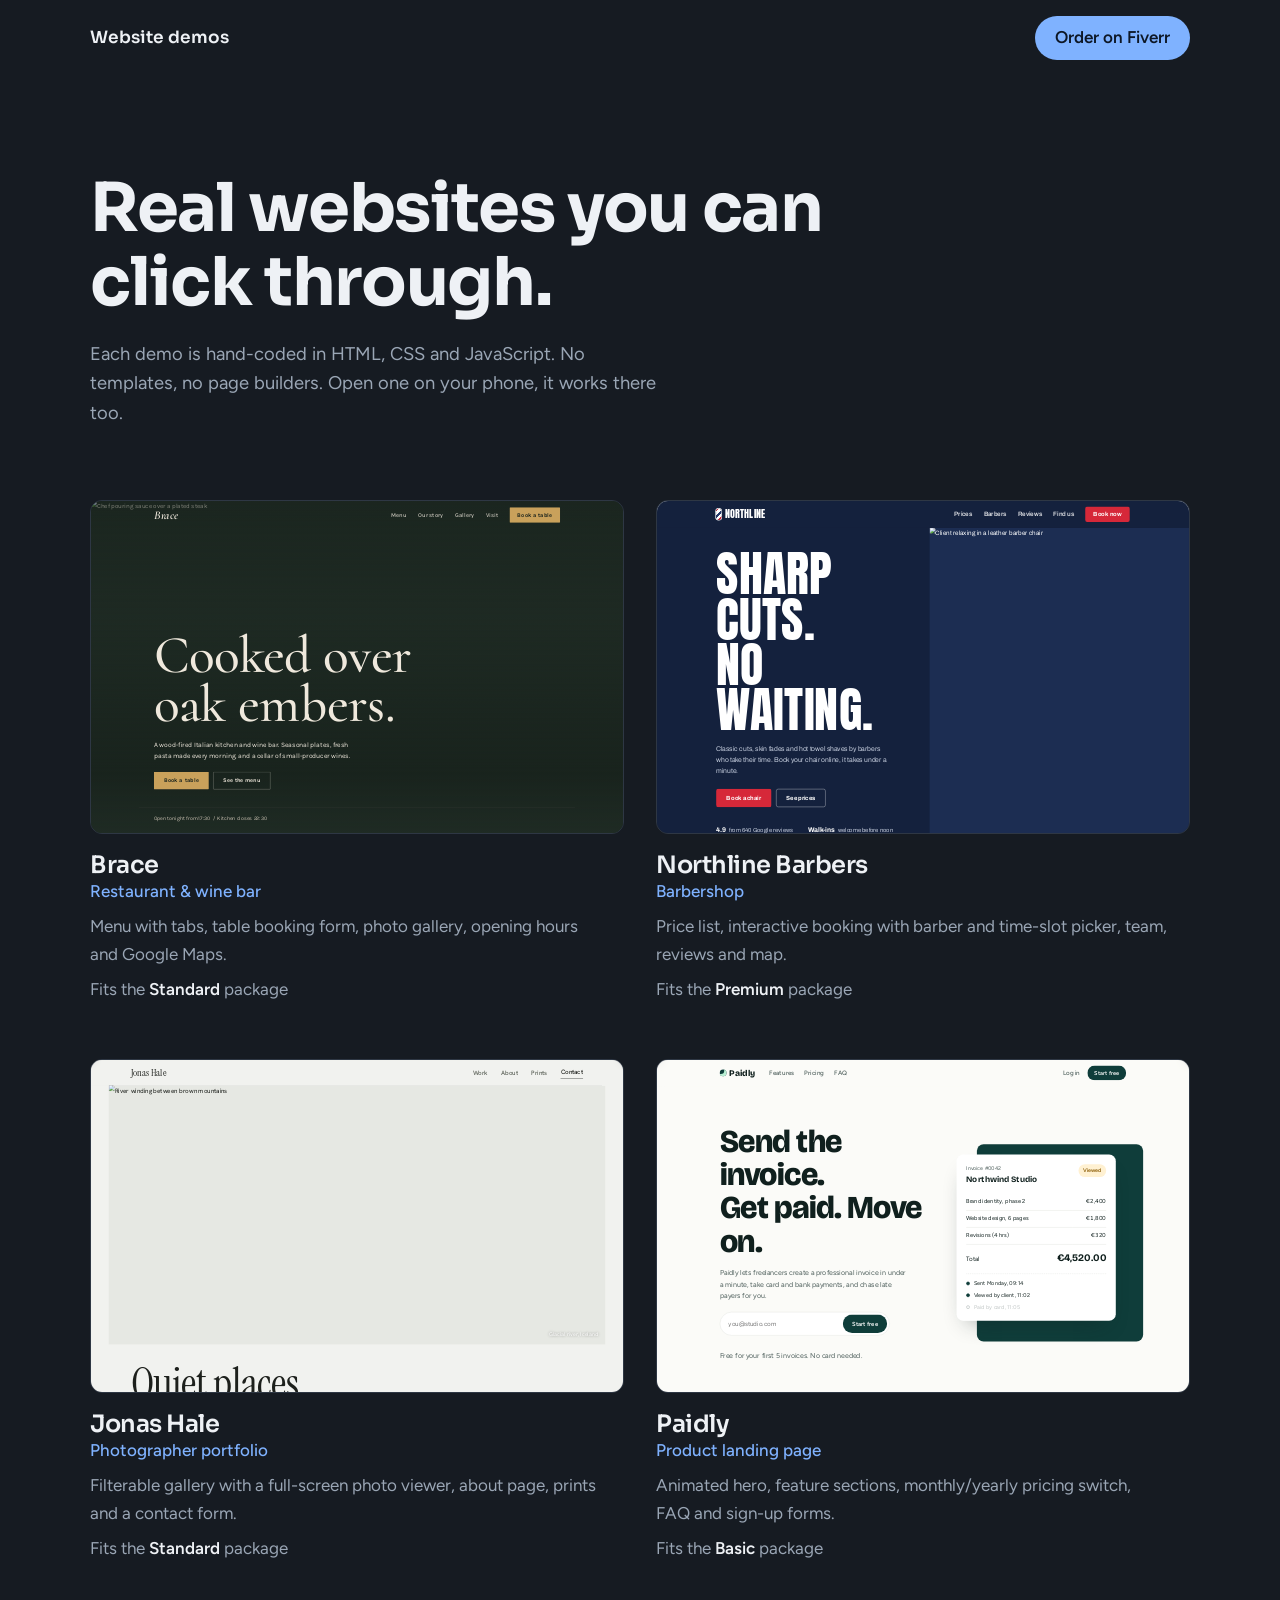
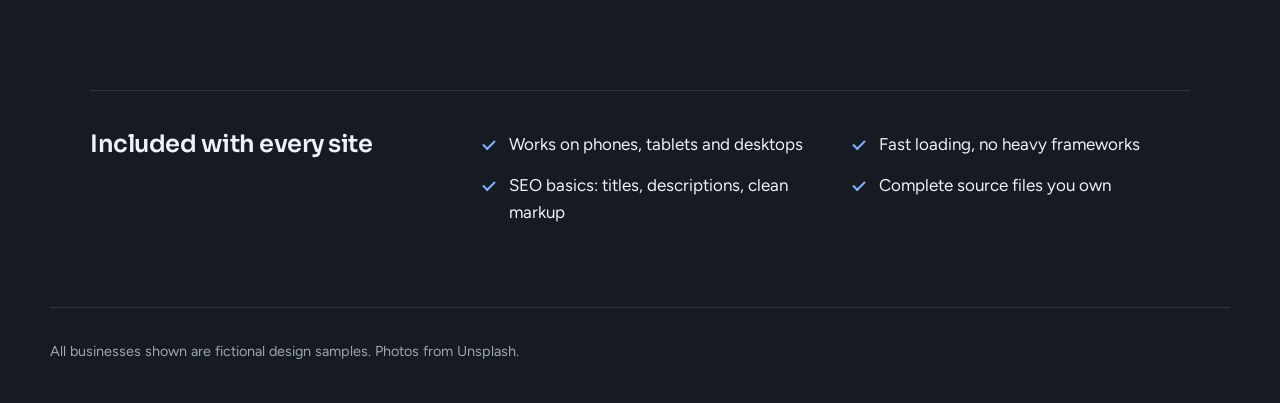
<file: index.html>
<!doctype html>
<html lang="en">
<head>
  <meta charset="utf-8">
  <meta name="viewport" content="width=device-width, initial-scale=1">
  <title>Website demos — custom HTML, CSS &amp; JavaScript sites</title>
  <meta name="description" content="Live demo websites: a restaurant, a barbershop, a photographer portfolio and a product landing page. Hand-coded, fast and fully responsive.">
  <meta name="theme-color" content="#161b22">
  <link rel="preconnect" href="https://fonts.googleapis.com">
  <link rel="preconnect" href="https://fonts.gstatic.com" crossorigin>
  <link href="https://fonts.googleapis.com/css2?family=Sora:wght@500;600;700&family=Figtree:wght@400;500;600&display=swap" rel="stylesheet">
  <link rel="stylesheet" href="assets/hub.css">
</head>
<body>
  <header class="wrap top">
    <p class="brand">Website demos</p>
    <!-- Replace the href below with your Fiverr gig URL -->
    <a class="btn" href="https://www.fiverr.com/s/4336VAl">Order on Fiverr</a>
  </header>

  <main class="wrap">
    <section class="intro">
      <h1>Real websites you can click through.</h1>
      <p>Each demo is hand-coded in HTML, CSS and JavaScript. No templates, no page builders. Open one on your phone, it works there too.</p>
    </section>

    <section class="demos" aria-label="Demo websites">
      <article class="demo">
        <a class="preview" href="restaurant/" aria-label="Open the restaurant demo">
          <iframe src="restaurant/" title="Preview of the restaurant demo" loading="lazy" tabindex="-1" aria-hidden="true"></iframe>
        </a>
        <div class="demo-info">
          <h2><a href="restaurant/">Brace</a></h2>
          <p class="demo-type">Restaurant &amp; wine bar</p>
          <p>Menu with tabs, table booking form, photo gallery, opening hours and Google Maps.</p>
          <p class="tier">Fits the <strong>Standard</strong> package</p>
        </div>
      </article>

      <article class="demo">
        <a class="preview" href="barber/" aria-label="Open the barbershop demo">
          <iframe src="barber/" title="Preview of the barbershop demo" loading="lazy" tabindex="-1" aria-hidden="true"></iframe>
        </a>
        <div class="demo-info">
          <h2><a href="barber/">Northline Barbers</a></h2>
          <p class="demo-type">Barbershop</p>
          <p>Price list, interactive booking with barber and time-slot picker, team, reviews and map.</p>
          <p class="tier">Fits the <strong>Premium</strong> package</p>
        </div>
      </article>

      <article class="demo">
        <a class="preview" href="portfolio/" aria-label="Open the photographer portfolio demo">
          <iframe src="portfolio/" title="Preview of the photographer portfolio demo" loading="lazy" tabindex="-1" aria-hidden="true"></iframe>
        </a>
        <div class="demo-info">
          <h2><a href="portfolio/">Jonas Hale</a></h2>
          <p class="demo-type">Photographer portfolio</p>
          <p>Filterable gallery with a full-screen photo viewer, about page, prints and a contact form.</p>
          <p class="tier">Fits the <strong>Standard</strong> package</p>
        </div>
      </article>

      <article class="demo">
        <a class="preview" href="landing/" aria-label="Open the product landing page demo">
          <iframe src="landing/" title="Preview of the product landing page demo" loading="lazy" tabindex="-1" aria-hidden="true"></iframe>
        </a>
        <div class="demo-info">
          <h2><a href="landing/">Paidly</a></h2>
          <p class="demo-type">Product landing page</p>
          <p>Animated hero, feature sections, monthly/yearly pricing switch, FAQ and sign-up forms.</p>
          <p class="tier">Fits the <strong>Basic</strong> package</p>
        </div>
      </article>
    </section>

    <section class="included">
      <h2>Included with every site</h2>
      <ul>
        <li>Works on phones, tablets and desktops</li>
        <li>Fast loading, no heavy frameworks</li>
        <li>SEO basics: titles, descriptions, clean markup</li>
        <li>Complete source files you own</li>
      </ul>
    </section>
  </main>

  <footer class="wrap foot">
    <p>All businesses shown are fictional design samples. Photos from Unsplash.</p>
  </footer>
  <script src="assets/hub.js"></script>
</body>
</html>
</file>
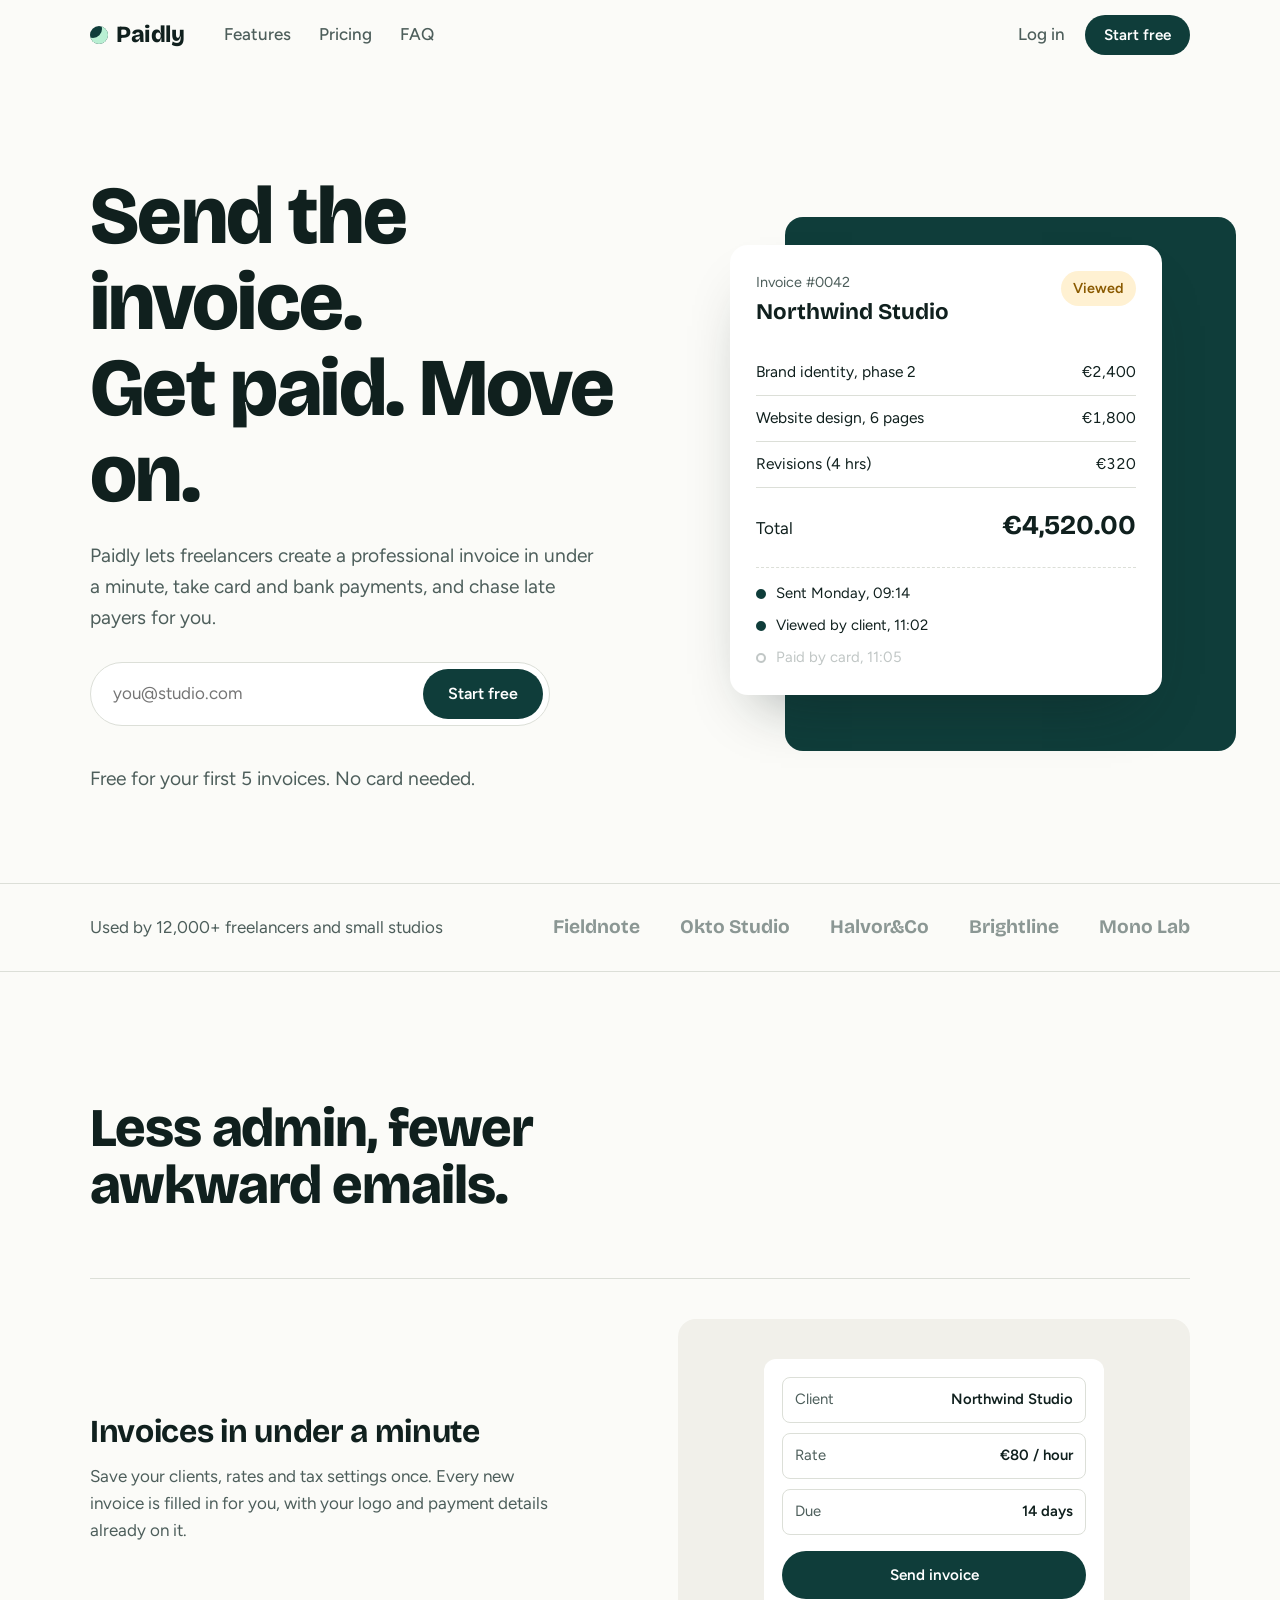
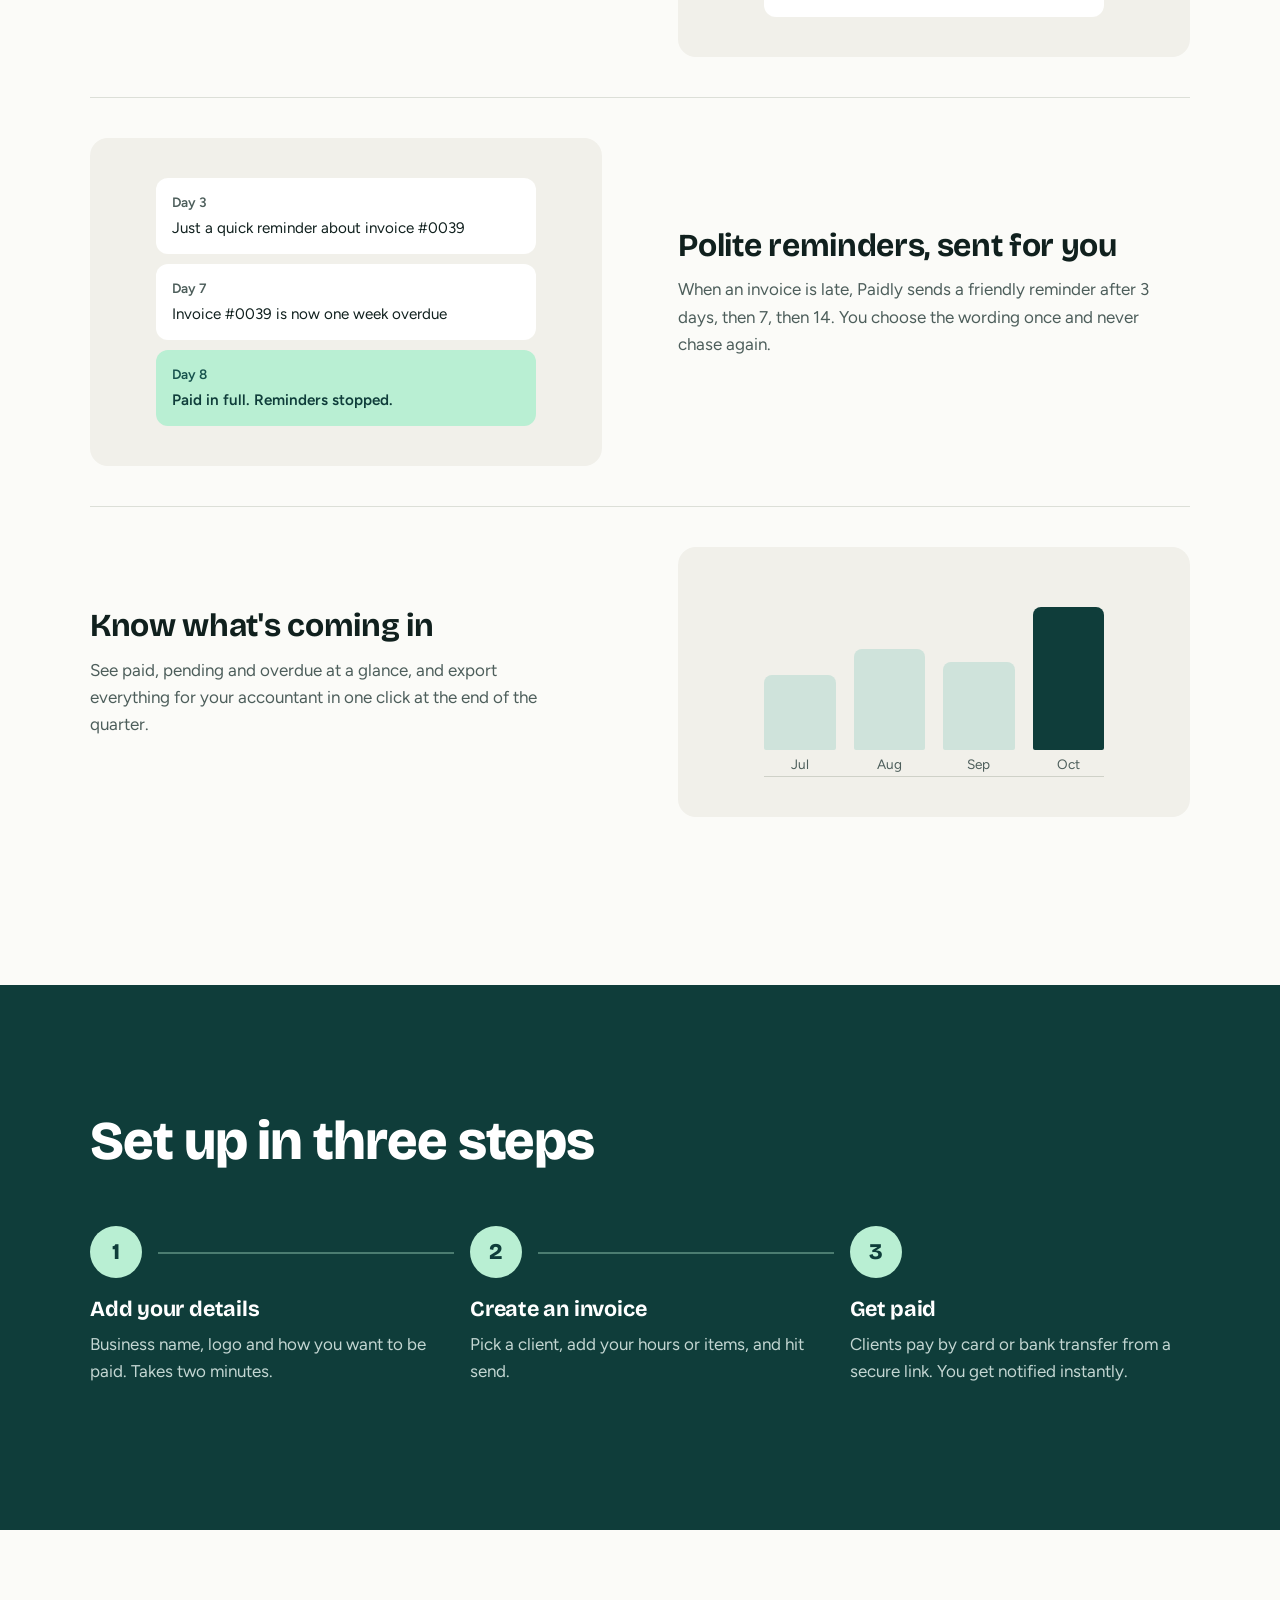
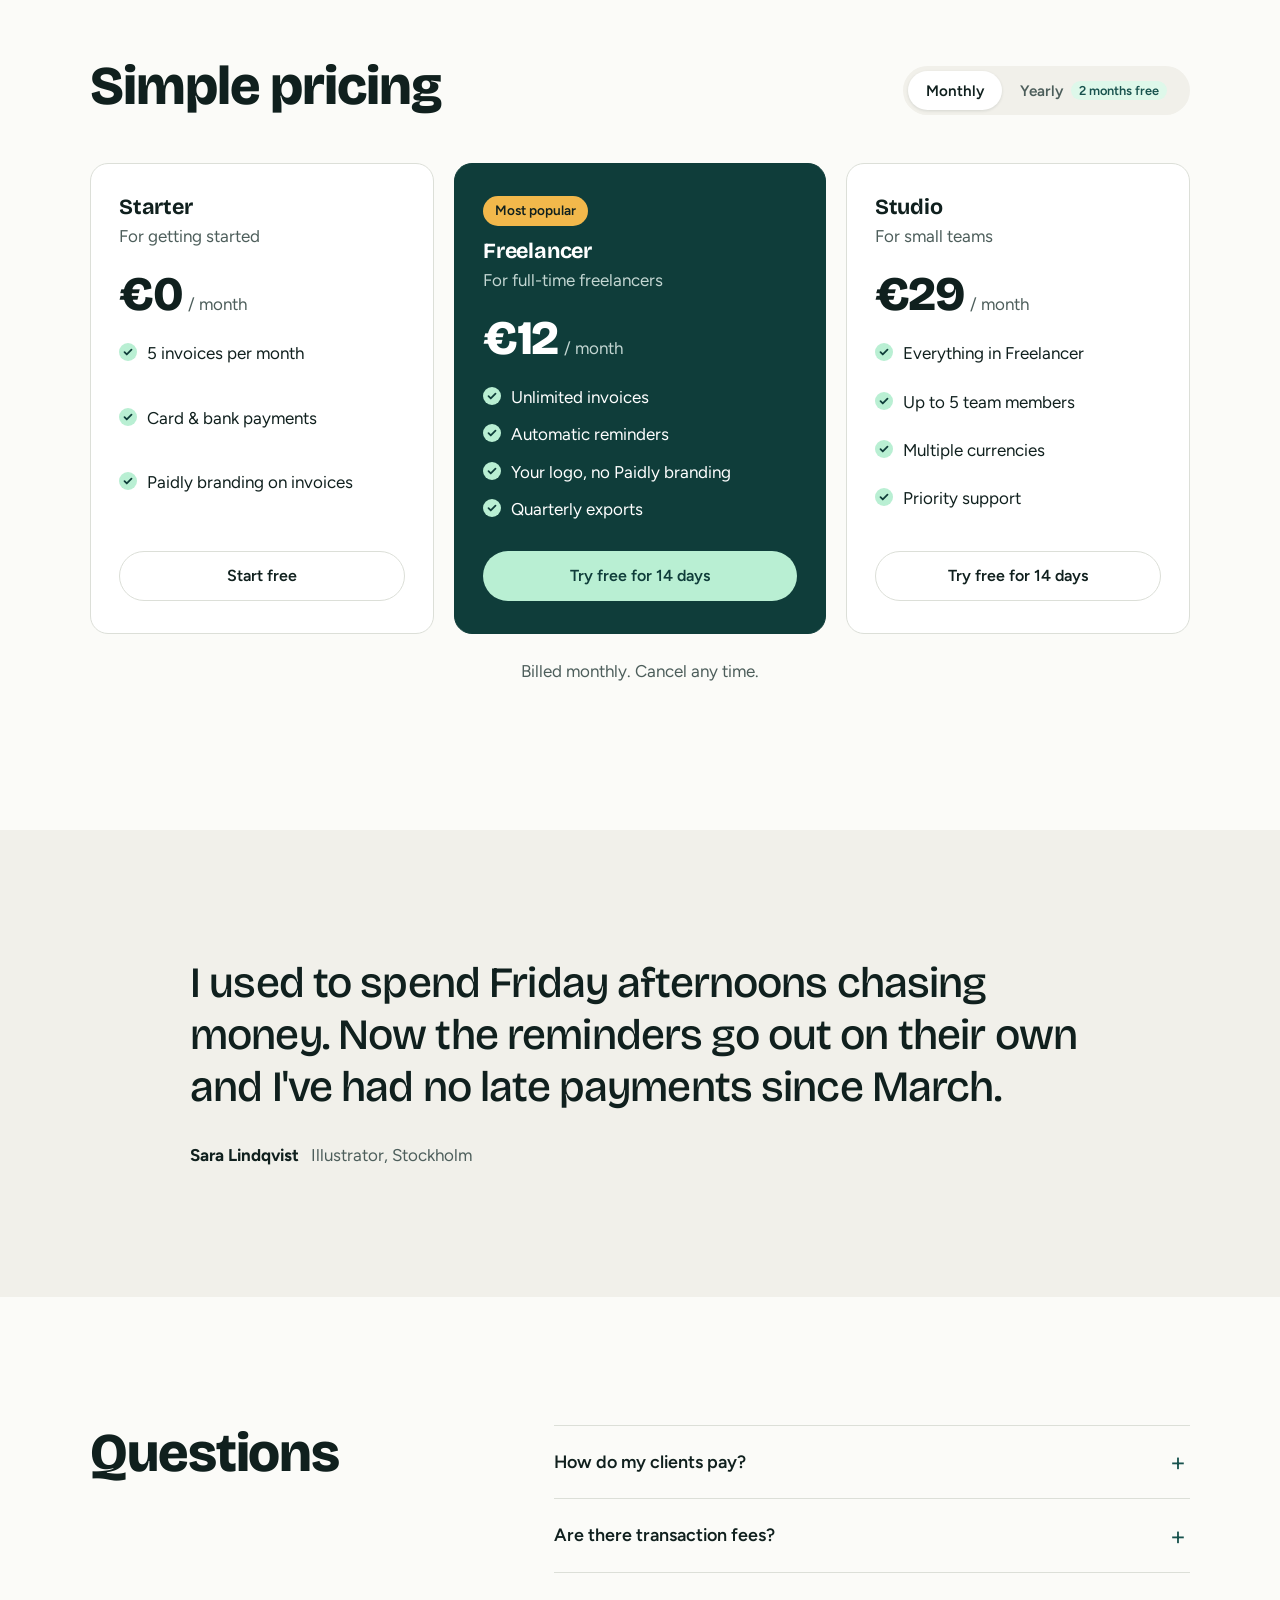
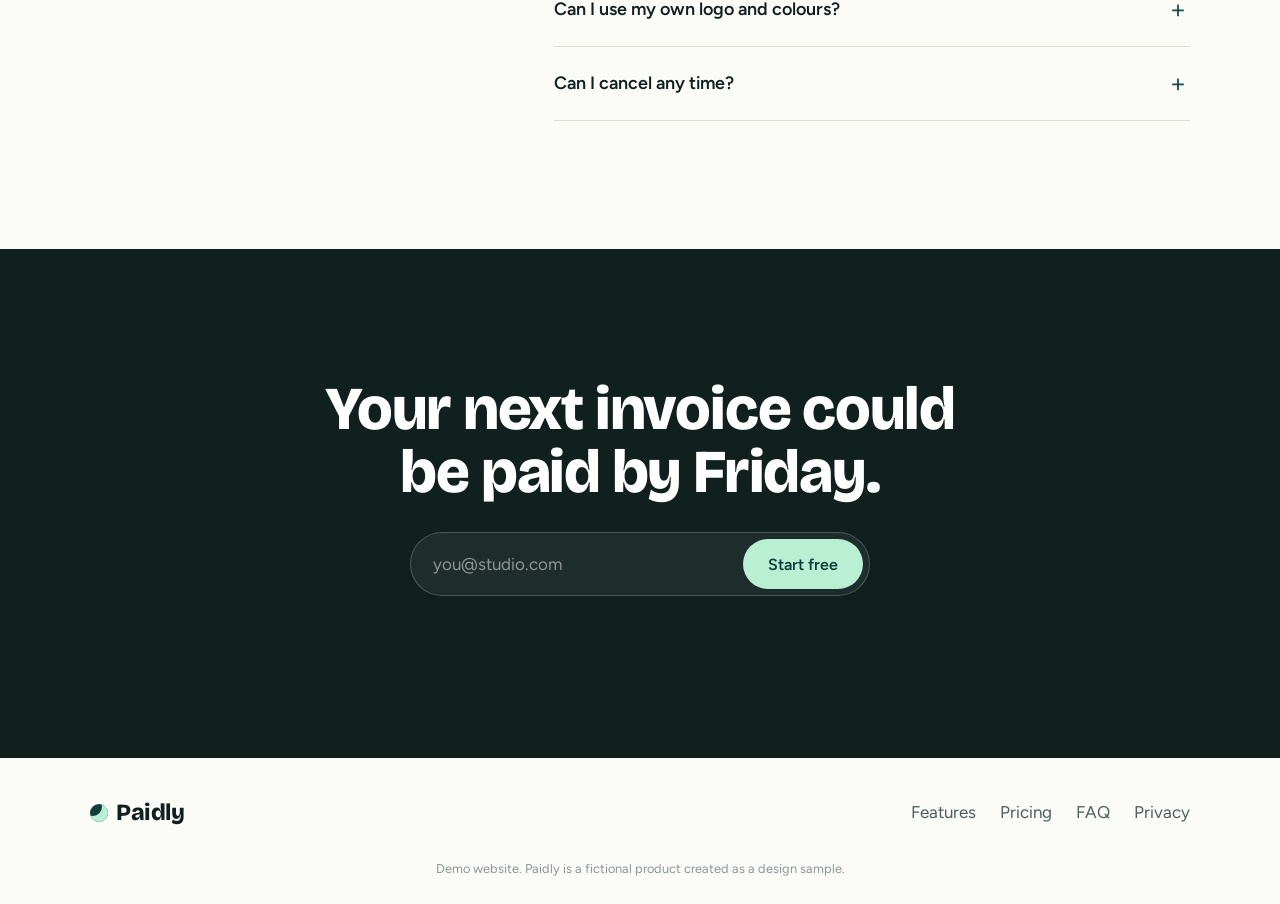
<file: landing/index.html>
<!doctype html>
<html lang="en">
<head>
  <meta charset="utf-8">
  <meta name="viewport" content="width=device-width, initial-scale=1">
  <title>Paidly — Invoices that get paid on time</title>
  <meta name="description" content="Paidly lets freelancers send professional invoices in under a minute, take card payments, and chase late payers automatically.">
  <meta name="theme-color" content="#0f3d3a">
  <link rel="preconnect" href="https://fonts.googleapis.com">
  <link rel="preconnect" href="https://fonts.gstatic.com" crossorigin>
  <link href="https://fonts.googleapis.com/css2?family=Bricolage+Grotesque:opsz,wght@12..96,500;12..96,700;12..96,800&family=Figtree:wght@400;500;600&display=swap" rel="stylesheet">
  <link rel="stylesheet" href="css/style.css">
</head>
<body>
  <a class="skip" href="#main">Skip to content</a>

  <header class="site-header">
    <div class="wrap header-inner">
      <a class="logo" href="#top"><span class="logo-dot" aria-hidden="true"></span>Paidly</a>
      <nav class="site-nav" aria-label="Main">
        <a href="#features">Features</a>
        <a href="#pricing">Pricing</a>
        <a href="#faq">FAQ</a>
      </nav>
      <div class="header-actions">
        <a class="login" href="#">Log in</a>
        <a class="btn btn-dark btn-sm" href="#start">Start free</a>
      </div>
    </div>
  </header>

  <main id="main">
    <section class="hero" id="top">
      <div class="wrap hero-grid">
        <div class="hero-copy">
          <h1>Send the invoice.<br>Get paid. Move on.</h1>
          <p>Paidly lets freelancers create a professional invoice in under a minute, take card and bank payments, and chase late payers for you.</p>
          <form class="signup" id="hero-signup" novalidate>
            <label class="sr-only" for="hero-email">Work email</label>
            <input id="hero-email" type="email" placeholder="you@studio.com" autocomplete="email" required>
            <button class="btn btn-dark" type="submit">Start free</button>
          </form>
          <p class="signup-msg" id="hero-msg" role="status"></p>
          <p class="hero-note">Free for your first 5 invoices. No card needed.</p>
        </div>

        <div class="hero-demo" aria-label="Example invoice being paid">
          <div class="invoice" id="invoice">
            <div class="inv-top">
              <div>
                <p class="inv-label">Invoice #0042</p>
                <p class="inv-client">Northwind Studio</p>
              </div>
              <span class="status" id="inv-status" data-state="sent">Sent</span>
            </div>
            <table class="inv-lines">
              <tr><td>Brand identity, phase 2</td><td>€2,400</td></tr>
              <tr><td>Website design, 6 pages</td><td>€1,800</td></tr>
              <tr><td>Revisions (4 hrs)</td><td>€320</td></tr>
            </table>
            <div class="inv-total"><span>Total</span><strong>€4,520.00</strong></div>
            <ol class="timeline" id="timeline">
              <li data-step="sent">Sent Monday, 09:14</li>
              <li data-step="viewed">Viewed by client, 11:02</li>
              <li data-step="paid">Paid by card, 11:05</li>
            </ol>
          </div>
          <div class="toast" id="toast" aria-live="polite"><span class="toast-dot"></span>€4,520.00 received from Northwind Studio</div>
          <button class="replay" id="replay" type="button">Replay</button>
        </div>
      </div>
    </section>

    <section class="trust" aria-label="Customers">
      <div class="wrap trust-inner">
        <p>Used by 12,000+ freelancers and small studios</p>
        <ul class="brands">
          <li>Fieldnote</li><li>Okto Studio</li><li>Halvor&amp;Co</li><li>Brightline</li><li>Mono Lab</li>
        </ul>
      </div>
    </section>

    <section class="features" id="features">
      <div class="wrap">
        <h2 class="section-title">Less admin, fewer awkward emails.</h2>

        <div class="feature">
          <div class="feature-text">
            <h3>Invoices in under a minute</h3>
            <p>Save your clients, rates and tax settings once. Every new invoice is filled in for you, with your logo and payment details already on it.</p>
          </div>
          <div class="feature-visual" aria-hidden="true">
            <div class="mini-form">
              <div class="mini-row"><span>Client</span><span class="mini-val">Northwind Studio</span></div>
              <div class="mini-row"><span>Rate</span><span class="mini-val">€80 / hour</span></div>
              <div class="mini-row"><span>Due</span><span class="mini-val">14 days</span></div>
              <div class="mini-btn">Send invoice</div>
            </div>
          </div>
        </div>

        <div class="feature feature-flip">
          <div class="feature-text">
            <h3>Polite reminders, sent for you</h3>
            <p>When an invoice is late, Paidly sends a friendly reminder after 3 days, then 7, then 14. You choose the wording once and never chase again.</p>
          </div>
          <div class="feature-visual" aria-hidden="true">
            <ul class="reminders">
              <li><span class="rem-day">Day 3</span>Just a quick reminder about invoice #0039</li>
              <li><span class="rem-day">Day 7</span>Invoice #0039 is now one week overdue</li>
              <li class="rem-paid"><span class="rem-day">Day 8</span>Paid in full. Reminders stopped.</li>
            </ul>
          </div>
        </div>

        <div class="feature">
          <div class="feature-text">
            <h3>Know what's coming in</h3>
            <p>See paid, pending and overdue at a glance, and export everything for your accountant in one click at the end of the quarter.</p>
          </div>
          <div class="feature-visual" aria-hidden="true">
            <div class="bars">
              <div class="bar"><span>Jul</span></div>
              <div class="bar"><span>Aug</span></div>
              <div class="bar"><span>Sep</span></div>
              <div class="bar bar-now"><span>Oct</span></div>
            </div>
          </div>
        </div>
      </div>
    </section>

    <section class="steps">
      <div class="wrap">
        <h2 class="section-title">Set up in three steps</h2>
        <ol class="step-list">
          <li><h3>Add your details</h3><p>Business name, logo and how you want to be paid. Takes two minutes.</p></li>
          <li><h3>Create an invoice</h3><p>Pick a client, add your hours or items, and hit send.</p></li>
          <li><h3>Get paid</h3><p>Clients pay by card or bank transfer from a secure link. You get notified instantly.</p></li>
        </ol>
      </div>
    </section>

    <section class="pricing" id="pricing">
      <div class="wrap">
        <div class="pricing-head">
          <h2 class="section-title">Simple pricing</h2>
          <div class="billing" role="group" aria-label="Billing period">
            <button type="button" class="bill" data-period="monthly" aria-pressed="true">Monthly</button>
            <button type="button" class="bill" data-period="yearly" aria-pressed="false">Yearly <span class="save">2 months free</span></button>
          </div>
        </div>
        <div class="plans">
          <article class="plan">
            <h3>Starter</h3>
            <p class="plan-for">For getting started</p>
            <p class="plan-price"><span class="amount" data-monthly="0" data-yearly="0">€0</span><span class="per">/ month</span></p>
            <ul>
              <li>5 invoices per month</li>
              <li>Card &amp; bank payments</li>
              <li>Paidly branding on invoices</li>
            </ul>
            <a class="btn btn-line btn-wide" href="#start">Start free</a>
          </article>
          <article class="plan plan-main">
            <p class="plan-tag">Most popular</p>
            <h3>Freelancer</h3>
            <p class="plan-for">For full-time freelancers</p>
            <p class="plan-price"><span class="amount" data-monthly="12" data-yearly="10">€12</span><span class="per">/ month</span></p>
            <ul>
              <li>Unlimited invoices</li>
              <li>Automatic reminders</li>
              <li>Your logo, no Paidly branding</li>
              <li>Quarterly exports</li>
            </ul>
            <a class="btn btn-mint btn-wide" href="#start">Try free for 14 days</a>
          </article>
          <article class="plan">
            <h3>Studio</h3>
            <p class="plan-for">For small teams</p>
            <p class="plan-price"><span class="amount" data-monthly="29" data-yearly="24">€29</span><span class="per">/ month</span></p>
            <ul>
              <li>Everything in Freelancer</li>
              <li>Up to 5 team members</li>
              <li>Multiple currencies</li>
              <li>Priority support</li>
            </ul>
            <a class="btn btn-line btn-wide" href="#start">Try free for 14 days</a>
          </article>
        </div>
        <p class="billing-note" id="billing-note">Billed monthly. Cancel any time.</p>
      </div>
    </section>

    <section class="quote">
      <div class="wrap">
        <figure>
          <blockquote>I used to spend Friday afternoons chasing money. Now the reminders go out on their own and I've had no late payments since March.</blockquote>
          <figcaption><strong>Sara Lindqvist</strong> Illustrator, Stockholm</figcaption>
        </figure>
      </div>
    </section>

    <section class="faq" id="faq">
      <div class="wrap faq-grid">
        <h2 class="section-title">Questions</h2>
        <div class="faq-list">
          <details>
            <summary>How do my clients pay?</summary>
            <p>Every invoice includes a secure payment link. Clients can pay by card, Apple Pay, Google Pay or bank transfer, without creating an account.</p>
          </details>
          <details>
            <summary>Are there transaction fees?</summary>
            <p>Card payments cost 1.4% + €0.25, the same as the payment processor charges us. Bank transfers are free.</p>
          </details>
          <details>
            <summary>Can I use my own logo and colours?</summary>
            <p>Yes. On the Freelancer and Studio plans your invoices carry only your branding.</p>
          </details>
          <details>
            <summary>Can I cancel any time?</summary>
            <p>Yes. There are no contracts. If you cancel, you keep access until the end of your billing period and can export all your data.</p>
          </details>
        </div>
      </div>
    </section>

    <section class="cta" id="start">
      <div class="wrap cta-inner">
        <h2>Your next invoice could be paid by Friday.</h2>
        <form class="signup signup-light" id="cta-signup" novalidate>
          <label class="sr-only" for="cta-email">Work email</label>
          <input id="cta-email" type="email" placeholder="you@studio.com" autocomplete="email" required>
          <button class="btn btn-mint" type="submit">Start free</button>
        </form>
        <p class="signup-msg" id="cta-msg" role="status"></p>
      </div>
    </section>
  </main>

  <footer class="site-footer">
    <div class="wrap footer-inner">
      <a class="logo" href="#top"><span class="logo-dot" aria-hidden="true"></span>Paidly</a>
      <nav aria-label="Footer"><a href="#features">Features</a><a href="#pricing">Pricing</a><a href="#faq">FAQ</a><a href="#">Privacy</a></nav>
    </div>
    <p class="demo-note">Demo website. Paidly is a fictional product created as a design sample.</p>
  </footer>

  <script src="js/main.js"></script>
</body>
</html>
</file>
<file: assets/hub.css>
:root {
  --bg: #161b22;
  --surface: #1f2630;
  --line: #2e3744;
  --text: #eef1f5;
  --muted: #9aa6b5;
  --accent: #7fb2ff;
  --font-display: "Sora", system-ui, sans-serif;
  --font-body: "Figtree", system-ui, sans-serif;
}
*, *::before, *::after { box-sizing: border-box; }
body { margin: 0; background: var(--bg); color: var(--text); font-family: var(--font-body); font-size: 1.0625rem; line-height: 1.6; -webkit-font-smoothing: antialiased; }
a { color: inherit; }
:focus-visible { outline: 2px solid var(--accent); outline-offset: 3px; }
.wrap { max-width: 1180px; margin: 0 auto; padding: 0 clamp(20px, 4vw, 40px); }
h1, h2 { font-family: var(--font-display); margin: 0; letter-spacing: -.02em; line-height: 1.1; }

.top { display: flex; justify-content: space-between; align-items: center; gap: 16px; height: 76px; }
.brand { margin: 0; font-family: var(--font-display); font-weight: 600; }
.btn { display: inline-flex; align-items: center; min-height: 44px; padding: 0 20px; border-radius: 999px; background: var(--accent); color: #0d1726; font-weight: 600; text-decoration: none; white-space: nowrap; }
.btn:hover { background: #a3c8ff; }

.intro { padding: clamp(48px, 8vw, 96px) 0 clamp(40px, 6vw, 72px); max-width: 760px; }
.intro h1 { font-size: clamp(2.4rem, 6vw, 4.2rem); font-weight: 700; margin-bottom: 20px; }
.intro p { color: var(--muted); font-size: 1.15rem; margin: 0; max-width: 36rem; }

.demos { display: grid; grid-template-columns: 1fr 1fr; gap: 48px 32px; }
.preview { display: block; position: relative; aspect-ratio: 16 / 10; overflow: hidden; border-radius: 12px; background: var(--surface); border: 1px solid var(--line); transition: border-color .2s, transform .3s; }
.preview:hover { border-color: var(--accent); transform: translateY(-3px); }
.preview iframe { position: absolute; top: 0; left: 0; width: 1440px; height: 900px; border: 0; transform-origin: 0 0; transform: scale(var(--scale, .38)); pointer-events: none; }
.demo-info { padding-top: 18px; }
.demo-info h2 { font-size: 1.5rem; font-weight: 600; }
.demo-info h2 a { text-decoration: none; }
.demo-info h2 a:hover { color: var(--accent); }
.demo-type { color: var(--accent); margin: 2px 0 10px; font-weight: 500; }
.demo-info p { color: var(--muted); margin: 0 0 8px; max-width: 32rem; }
.demo-info .demo-type { color: var(--accent); }
.tier strong { color: var(--text); font-weight: 600; }

.included { margin: clamp(72px, 10vw, 120px) 0 0; padding: 40px 0; border-top: 1px solid var(--line); display: grid; grid-template-columns: 1fr 2fr; gap: 24px 40px; }
.included h2 { font-size: 1.5rem; font-weight: 600; }
.included ul { list-style: none; padding: 0; margin: 0; display: grid; grid-template-columns: 1fr 1fr; gap: 14px 32px; }
.included li { padding-left: 26px; position: relative; }
.included li::before { content: ""; position: absolute; left: 0; top: .55em; width: 12px; height: 7px; border-left: 2px solid var(--accent); border-bottom: 2px solid var(--accent); transform: rotate(-45deg); }

.foot { padding: 32px 0 40px; color: var(--muted); font-size: .9rem; border-top: 1px solid var(--line); margin-top: 40px; }
.foot p { margin: 0; }

@media (max-width: 760px) {
  .demos, .included, .included ul { grid-template-columns: 1fr; }
}
</file>
<file: landing/css/style.css>
/* Paidly — design tokens */
:root {
  --teal: #0f3d3a;
  --teal-2: #17524d;
  --mint: #b9efd3;
  --mint-2: #def8ea;
  --paper: #fbfbf8;
  --sand: #f1f0ea;
  --ink: #10201e;
  --ink-soft: #4d5e5b;
  --line: #dcdfd8;
  --amber: #f2b84b;

  --font-display: "Bricolage Grotesque", system-ui, sans-serif;
  --font-body: "Figtree", system-ui, sans-serif;

  --wrap: 1180px;
  --gutter: clamp(20px, 4vw, 40px);
  --section: clamp(80px, 10vw, 128px);
  --r-sm: 8px;
  --r-lg: 18px;
}

*, *::before, *::after { box-sizing: border-box; }
html { scroll-behavior: smooth; scroll-padding-top: 76px; }
body { margin: 0; background: var(--paper); color: var(--ink); font-family: var(--font-body); font-size: 1.0625rem; line-height: 1.6; -webkit-font-smoothing: antialiased; }
a { color: inherit; }
h1, h2, h3 { font-family: var(--font-display); margin: 0; line-height: 1.05; letter-spacing: -.02em; }
h3 { font-weight: 700; font-size: 1.35rem; letter-spacing: -.01em; }
p { margin: 0 0 1em; }
.wrap { max-width: var(--wrap); margin: 0 auto; padding: 0 var(--gutter); }
.sr-only { position: absolute; width: 1px; height: 1px; overflow: hidden; clip: rect(0 0 0 0); white-space: nowrap; }
.skip { position: absolute; left: -999px; top: 8px; background: var(--ink); color: #fff; padding: 8px 14px; z-index: 100; }
.skip:focus { left: 8px; }
:focus-visible { outline: 2px solid var(--teal-2); outline-offset: 3px; }
.section-title { font-size: clamp(2.2rem, 4.6vw, 3.4rem); font-weight: 800; }

/* Buttons */
.btn { display: inline-flex; align-items: center; justify-content: center; min-height: 50px; padding: 0 24px; font: 600 1rem var(--font-body); text-decoration: none; border: 1.5px solid transparent; border-radius: 999px; cursor: pointer; transition: background-color .2s, border-color .2s, color .2s; white-space: nowrap; }
.btn-sm { min-height: 40px; padding: 0 18px; font-size: .95rem; }
.btn-dark { background: var(--teal); color: #fff; }
.btn-dark:hover { background: var(--teal-2); }
.btn-mint { background: var(--mint); color: var(--teal); }
.btn-mint:hover { background: var(--mint-2); }
.btn-line { border-color: var(--line); color: var(--ink); background: #fff; }
.btn-line:hover { border-color: var(--ink); }
.btn-wide { width: 100%; }

/* Header */
.site-header { position: sticky; top: 0; z-index: 50; background: rgba(251, 251, 248, .9); backdrop-filter: blur(10px); -webkit-backdrop-filter: blur(10px); border-bottom: 1px solid transparent; transition: border-color .2s; }
.site-header.is-scrolled { border-bottom-color: var(--line); }
.header-inner { display: flex; align-items: center; gap: 40px; height: 70px; }
.logo { display: inline-flex; align-items: center; gap: 8px; font-family: var(--font-display); font-weight: 800; font-size: 1.45rem; text-decoration: none; letter-spacing: -.02em; }
.logo-dot { width: 18px; height: 18px; border-radius: 50%; background: var(--teal); box-shadow: inset -6px -6px 0 var(--mint); }
.site-nav { display: flex; gap: 28px; font-weight: 500; }
.site-nav a, .login { text-decoration: none; color: var(--ink-soft); }
.site-nav a:hover, .login:hover { color: var(--ink); }
.header-actions { margin-left: auto; display: flex; align-items: center; gap: 20px; font-weight: 500; }

/* Hero */
.hero { padding: clamp(56px, 8vw, 104px) 0 clamp(56px, 7vw, 88px); }
.hero-grid { display: grid; grid-template-columns: 1.1fr .9fr; gap: clamp(40px, 6vw, 80px); align-items: center; }
.hero h1 { font-size: clamp(2.9rem, 6.4vw, 5.4rem); font-weight: 800; margin-bottom: 24px; }
.hero-copy > p { color: var(--ink-soft); font-size: 1.2rem; max-width: 32rem; }
.signup { display: flex; gap: 8px; max-width: 460px; margin-top: 28px; padding: 6px; background: #fff; border: 1.5px solid var(--line); border-radius: 999px; }
.signup:focus-within { border-color: var(--teal); }
.signup input { flex: 1; min-width: 0; border: 0; background: transparent; font: inherit; padding: 0 16px; color: var(--ink); }
.signup input:focus { outline: none; }
.signup-msg { min-height: 1.4em; margin: 10px 0 0; font-weight: 500; color: var(--teal-2); }
.signup-msg.is-error { color: #b4442f; }
.hero-note { color: var(--ink-soft); font-size: .95rem; margin: 2px 0 0; }

/* Hero demo: the one orchestrated animation */
.hero-demo { position: relative; padding: 28px 0 56px; }
.hero-demo::before { content: ""; position: absolute; inset: 0 -10% 0 12%; background: var(--teal); border-radius: var(--r-lg); }
.invoice { position: relative; background: #fff; border-radius: var(--r-lg); padding: 26px; margin-right: 28px; box-shadow: 0 30px 60px -30px rgba(16, 32, 30, .45); }
.inv-top { display: flex; justify-content: space-between; align-items: start; gap: 16px; margin-bottom: 20px; }
.inv-label { margin: 0; font-size: .9rem; color: var(--ink-soft); }
.inv-client { margin: 0; font-family: var(--font-display); font-weight: 700; font-size: 1.4rem; }
.status { font-weight: 600; font-size: .9rem; padding: 6px 12px; border-radius: 999px; background: var(--sand); color: var(--ink-soft); transition: background-color .3s, color .3s; }
.status[data-state="viewed"] { background: #fff1d2; color: #8a5a00; }
.status[data-state="paid"] { background: var(--mint); color: var(--teal); }
.inv-lines { width: 100%; border-collapse: collapse; font-size: .97rem; }
.inv-lines td { padding: 10px 0; border-bottom: 1px solid var(--line); }
.inv-lines td:last-child { text-align: right; font-variant-numeric: tabular-nums; }
.inv-total { display: flex; justify-content: space-between; align-items: baseline; padding: 16px 0 6px; }
.inv-total strong { font-family: var(--font-display); font-size: 1.7rem; }
.timeline { list-style: none; margin: 14px 0 0; padding: 14px 0 0; border-top: 1px dashed var(--line); display: grid; gap: 8px; font-size: .93rem; color: var(--ink-soft); }
.timeline li { display: flex; align-items: center; gap: 10px; opacity: .35; transition: opacity .4s; }
.timeline li::before { content: ""; width: 10px; height: 10px; border-radius: 50%; border: 2px solid currentColor; flex: none; }
.timeline li.is-done { opacity: 1; color: var(--ink); }
.timeline li.is-done::before { background: var(--teal); border-color: var(--teal); }
.toast { position: absolute; left: -4%; bottom: 8px; display: flex; align-items: center; gap: 10px; padding: 14px 18px; background: var(--ink); color: #fff; border-radius: 12px; font-weight: 500; font-size: .95rem; box-shadow: 0 16px 30px -12px rgba(16,32,30,.5); opacity: 0; transform: translateY(12px); transition: opacity .4s, transform .4s; }
.toast.is-shown { opacity: 1; transform: none; }
.toast-dot { width: 10px; height: 10px; border-radius: 50%; background: var(--mint); flex: none; }
.replay { position: absolute; right: 0; bottom: 14px; background: none; border: 0; color: var(--mint); font: 500 .9rem var(--font-body); text-decoration: underline; text-underline-offset: 3px; cursor: pointer; opacity: 0; transition: opacity .3s; }
.replay.is-shown { opacity: 1; }

/* Trust */
.trust { border-block: 1px solid var(--line); }
.trust-inner { display: flex; flex-wrap: wrap; align-items: center; justify-content: space-between; gap: 16px 40px; padding-block: 28px; }
.trust p { margin: 0; color: var(--ink-soft); }
.brands { list-style: none; margin: 0; padding: 0; display: flex; flex-wrap: wrap; gap: 12px 40px; font-family: var(--font-display); font-weight: 700; font-size: 1.2rem; color: #8b9794; }

/* Features */
.features { padding: var(--section) 0; }
.features .section-title { max-width: 16ch; margin-bottom: 64px; }
.feature { display: grid; grid-template-columns: 1fr 1fr; gap: clamp(32px, 6vw, 88px); align-items: center; padding: 40px 0; border-top: 1px solid var(--line); }
.feature-flip .feature-text { order: 2; }
.feature-text h3 { font-size: clamp(1.5rem, 2.6vw, 2rem); margin-bottom: 14px; }
.feature-text p { color: var(--ink-soft); max-width: 30rem; }
.feature-visual { background: var(--sand); border-radius: var(--r-lg); padding: clamp(24px, 4vw, 40px); min-height: 240px; display: grid; place-items: center; }
.mini-form { width: 100%; max-width: 340px; background: #fff; border-radius: 12px; padding: 18px; display: grid; gap: 10px; }
.mini-row { display: flex; justify-content: space-between; gap: 12px; padding: 10px 12px; border: 1px solid var(--line); border-radius: var(--r-sm); font-size: .93rem; color: var(--ink-soft); }
.mini-val { color: var(--ink); font-weight: 600; }
.mini-btn { margin-top: 6px; padding: 12px; text-align: center; border-radius: 999px; background: var(--teal); color: #fff; font-weight: 600; font-size: .95rem; }
.reminders { list-style: none; margin: 0; padding: 0; width: 100%; max-width: 380px; display: grid; gap: 10px; }
.reminders li { background: #fff; border-radius: 12px; padding: 14px 16px; font-size: .95rem; display: grid; gap: 2px; }
.rem-day { font-weight: 600; font-size: .85rem; color: var(--ink-soft); }
.rem-paid { background: var(--mint) !important; color: var(--teal); font-weight: 600; }
.rem-paid .rem-day { color: var(--teal-2); }
.bars { width: 100%; max-width: 340px; height: 190px; display: flex; align-items: end; gap: 18px; padding-bottom: 26px; border-bottom: 1px solid #cfd1c8; }
.bar { position: relative; flex: 1; height: 50%; background: #cfe3db; border-radius: 8px 8px 2px 2px; }
.bar:nth-child(1) { height: 46%; }
.bar:nth-child(2) { height: 62%; }
.bar:nth-child(3) { height: 54%; }
.bar:nth-child(4) { height: 88%; }
.bar-now { background: var(--teal); }
.bar span { position: absolute; bottom: -26px; left: 0; right: 0; text-align: center; font-size: .85rem; color: var(--ink-soft); }

/* Steps: a real sequence, so numbers carry meaning */
.steps { padding: var(--section) 0; background: var(--teal); color: #fff; }
.step-list { list-style: none; counter-reset: step; margin: 56px 0 0; padding: 0; display: grid; grid-template-columns: repeat(3, 1fr); gap: 40px; }
.step-list li { counter-increment: step; position: relative; padding-top: 72px; }
.step-list li::before { content: counter(step); position: absolute; top: 0; left: 0; width: 52px; height: 52px; display: grid; place-items: center; border-radius: 50%; background: var(--mint); color: var(--teal); font-family: var(--font-display); font-weight: 800; font-size: 1.4rem; }
.step-list li:not(:last-child)::after { content: ""; position: absolute; top: 26px; left: 68px; right: -24px; height: 1.5px; background: rgba(185, 239, 211, .35); }
.step-list h3 { margin-bottom: 10px; }
.step-list p { color: #c3d6d2; max-width: 22rem; }

/* Pricing */
.pricing { padding: var(--section) 0; }
.pricing-head { display: flex; flex-wrap: wrap; justify-content: space-between; align-items: end; gap: 20px; margin-bottom: 48px; }
.billing { display: inline-flex; padding: 5px; background: var(--sand); border-radius: 999px; }
.bill { appearance: none; border: 0; background: transparent; padding: 10px 18px; border-radius: 999px; font: 600 .95rem var(--font-body); color: var(--ink-soft); cursor: pointer; display: inline-flex; align-items: center; gap: 8px; }
.bill[aria-pressed="true"] { background: #fff; color: var(--ink); box-shadow: 0 1px 3px rgba(16,32,30,.12); }
.save { font-size: .8rem; color: var(--teal-2); background: var(--mint-2); padding: 2px 8px; border-radius: 999px; }
.plans { display: grid; grid-template-columns: 1fr 1.08fr 1fr; gap: 20px; align-items: stretch; }
.plan { display: flex; flex-direction: column; padding: 32px 28px; border: 1.5px solid var(--line); border-radius: var(--r-lg); background: #fff; }
.plan-main { background: var(--teal); color: #fff; border-color: var(--teal); }
.plan-tag { align-self: start; margin: 0 0 14px; font-size: .85rem; font-weight: 600; padding: 4px 12px; border-radius: 999px; background: var(--amber); color: var(--ink); }
.plan-for { color: var(--ink-soft); margin: 4px 0 20px; }
.plan-main .plan-for { color: #c3d6d2; }
.plan-price { display: flex; align-items: baseline; gap: 6px; margin-bottom: 22px; }
.amount { font-family: var(--font-display); font-weight: 800; font-size: 3rem; letter-spacing: -.03em; line-height: 1; }
.per { color: var(--ink-soft); }
.plan-main .per { color: #c3d6d2; }
.plan ul { list-style: none; padding: 0; margin: 0 0 28px; display: grid; gap: 10px; flex: 1; }
.plan li { display: flex; gap: 10px; }
.plan li::before { content: ""; flex: none; width: 18px; height: 18px; margin-top: 3px; border-radius: 50%; background: var(--mint) url("data:image/svg+xml,%3Csvg xmlns='http://www.w3.org/2000/svg' viewBox='0 0 16 16'%3E%3Cpath d='M4 8.2l2.6 2.6L12 5.4' fill='none' stroke='%230f3d3a' stroke-width='2' stroke-linecap='round' stroke-linejoin='round'/%3E%3C/svg%3E") center / 14px no-repeat; }
.billing-note { text-align: center; color: var(--ink-soft); margin-top: 24px; }

/* Quote */
.quote { padding: var(--section) 0; background: var(--sand); }
.quote figure { margin: 0 auto; max-width: 900px; }
.quote blockquote { margin: 0 0 28px; font-family: var(--font-display); font-weight: 500; font-size: clamp(1.7rem, 3.6vw, 2.7rem); line-height: 1.2; letter-spacing: -.02em; }
.quote figcaption { color: var(--ink-soft); }
.quote figcaption strong { color: var(--ink); margin-right: 8px; }

/* FAQ */
.faq { padding: var(--section) 0; }
.faq-grid { display: grid; grid-template-columns: .8fr 1.2fr; gap: 40px; }
.faq-list details { border-bottom: 1px solid var(--line); }
.faq-list details:first-child { border-top: 1px solid var(--line); }
.faq-list summary { list-style: none; cursor: pointer; padding: 22px 40px 22px 0; position: relative; font-weight: 600; font-size: 1.12rem; }
.faq-list summary::-webkit-details-marker { display: none; }
.faq-list summary::after { content: "+"; position: absolute; right: 4px; top: 50%; transform: translateY(-50%); font-size: 1.6rem; font-weight: 400; color: var(--teal-2); transition: transform .2s; }
.faq-list details[open] summary::after { transform: translateY(-50%) rotate(45deg); }
.faq-list details p { color: var(--ink-soft); margin: 0 0 22px; max-width: 40rem; }

/* CTA */
.cta { padding: var(--section) 0; background: var(--ink); color: #fff; }
.cta-inner { display: grid; justify-items: center; text-align: center; }
.cta h2 { font-size: clamp(2.2rem, 5vw, 3.8rem); font-weight: 800; max-width: 18ch; }
.signup-light { background: rgba(255,255,255,.06); border-color: rgba(255,255,255,.2); width: 100%; }
.signup-light input { color: #fff; }
.signup-light input::placeholder { color: rgba(255,255,255,.5); }
.cta .signup-msg { color: var(--mint); }
.cta .signup-msg.is-error { color: #ffb4a3; }

/* Footer */
.site-footer { padding: 36px 0 24px; }
.footer-inner { display: flex; flex-wrap: wrap; justify-content: space-between; align-items: center; gap: 16px; }
.footer-inner nav { display: flex; flex-wrap: wrap; gap: 24px; }
.footer-inner nav a { text-decoration: none; color: var(--ink-soft); }
.footer-inner nav a:hover { color: var(--ink); }
.demo-note { text-align: center; font-size: .8rem; color: #8b9794; margin: 28px 0 0; padding: 0 var(--gutter); }

/* Responsive */
@media (max-width: 920px) {
  .site-nav, .login { display: none; }
  .hero-grid, .feature, .faq-grid { grid-template-columns: 1fr; }
  .feature-flip .feature-text { order: 0; }
  .hero-demo { max-width: 520px; }
  .step-list { grid-template-columns: 1fr; gap: 32px; }
  .step-list li { padding: 0 0 0 76px; min-height: 52px; }
  .step-list li:not(:last-child)::after { top: 64px; left: 25px; right: auto; bottom: -24px; width: 1.5px; height: auto; }
  .plans { grid-template-columns: 1fr; max-width: 460px; margin: 0 auto; }
}
@media (max-width: 520px) {
  .signup { flex-direction: column; border-radius: 18px; }
  .signup input { min-height: 48px; }
  .invoice { margin-right: 12px; padding: 20px; }
  .hero-demo { padding-bottom: 20px; }
  .toast { position: relative; left: auto; bottom: auto; margin: 14px 12px 0 0; }
  .replay { position: relative; bottom: auto; display: block; margin: 10px 0 0 auto; padding-right: 8px; }
  .hero-demo::before { inset: 0 -20px 0 18%; }
  .inv-lines td:first-child { padding-right: 12px; }
}
@media (prefers-reduced-motion: reduce) {
  *, *::before, *::after { animation: none !important; transition: none !important; }
  html { scroll-behavior: auto; }
}
</file>
